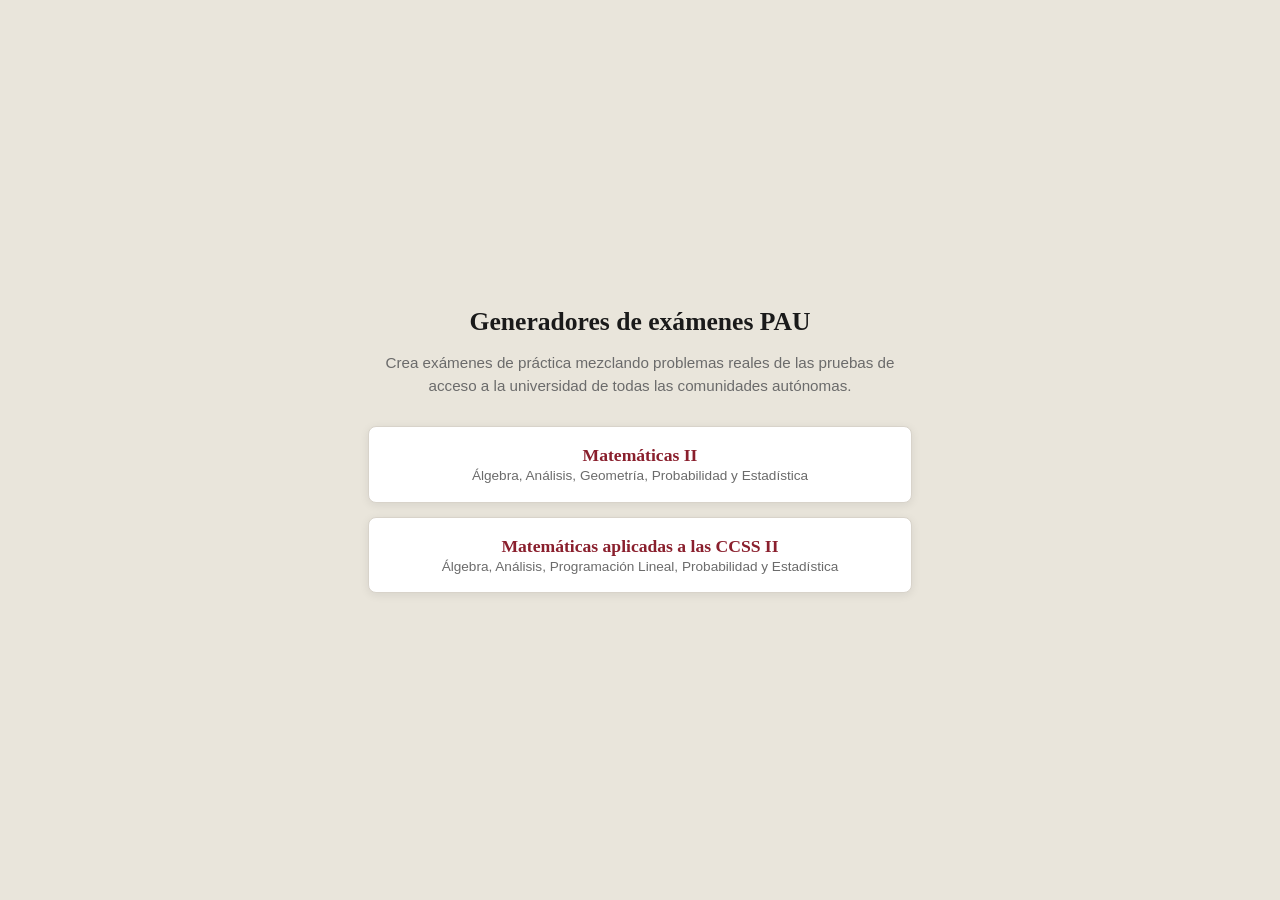
<file: index.html>
<!doctype html>
<html lang="es">
<head>
<meta charset="utf-8">
<meta name="viewport" content="width=device-width, initial-scale=1">
<title>Generadores de exámenes PAU</title>
<style>
  body { margin: 0; min-height: 100vh; display: flex; align-items: center; justify-content: center;
         background: #e9e5db; font-family: Georgia, "Iowan Old Style", serif; color: #1a1a1a; }
  main { max-width: 34rem; padding: 2rem; text-align: center; }
  h1 { margin: 0 0 0.4rem; font-size: 1.6rem; }
  p { color: #6b6b6b; line-height: 1.5; font-family: "Helvetica Neue", Arial, sans-serif; font-size: 0.95rem; }
  .opciones { display: grid; gap: 0.9rem; margin-top: 1.8rem; }
  a { display: block; padding: 1.1rem 1.2rem; background: #fff; border: 1px solid #d8d3ca; border-radius: 8px;
      text-decoration: none; color: inherit; box-shadow: 0 2px 10px rgba(0,0,0,0.08); }
  a:hover { border-color: #8a1f2d; }
  a strong { display: block; font-size: 1.1rem; color: #8a1f2d; }
  a span { font-family: "Helvetica Neue", Arial, sans-serif; font-size: 0.85rem; color: #6b6b6b; }
</style>
</head>
<body>
<main>
  <h1>Generadores de exámenes PAU</h1>
  <p>Crea exámenes de práctica mezclando problemas reales de las pruebas de acceso a la universidad de todas las comunidades autónomas.</p>
  <div class="opciones">
    <a href="mat2/">
      <strong>Matemáticas II</strong>
      <span>Álgebra, Análisis, Geometría, Probabilidad y Estadística</span>
    </a>
    <a href="ccss2/">
      <strong>Matemáticas aplicadas a las CCSS II</strong>
      <span>Álgebra, Análisis, Programación Lineal, Probabilidad y Estadística</span>
    </a>
  </div>
</main>
</body>
</html>
</file>
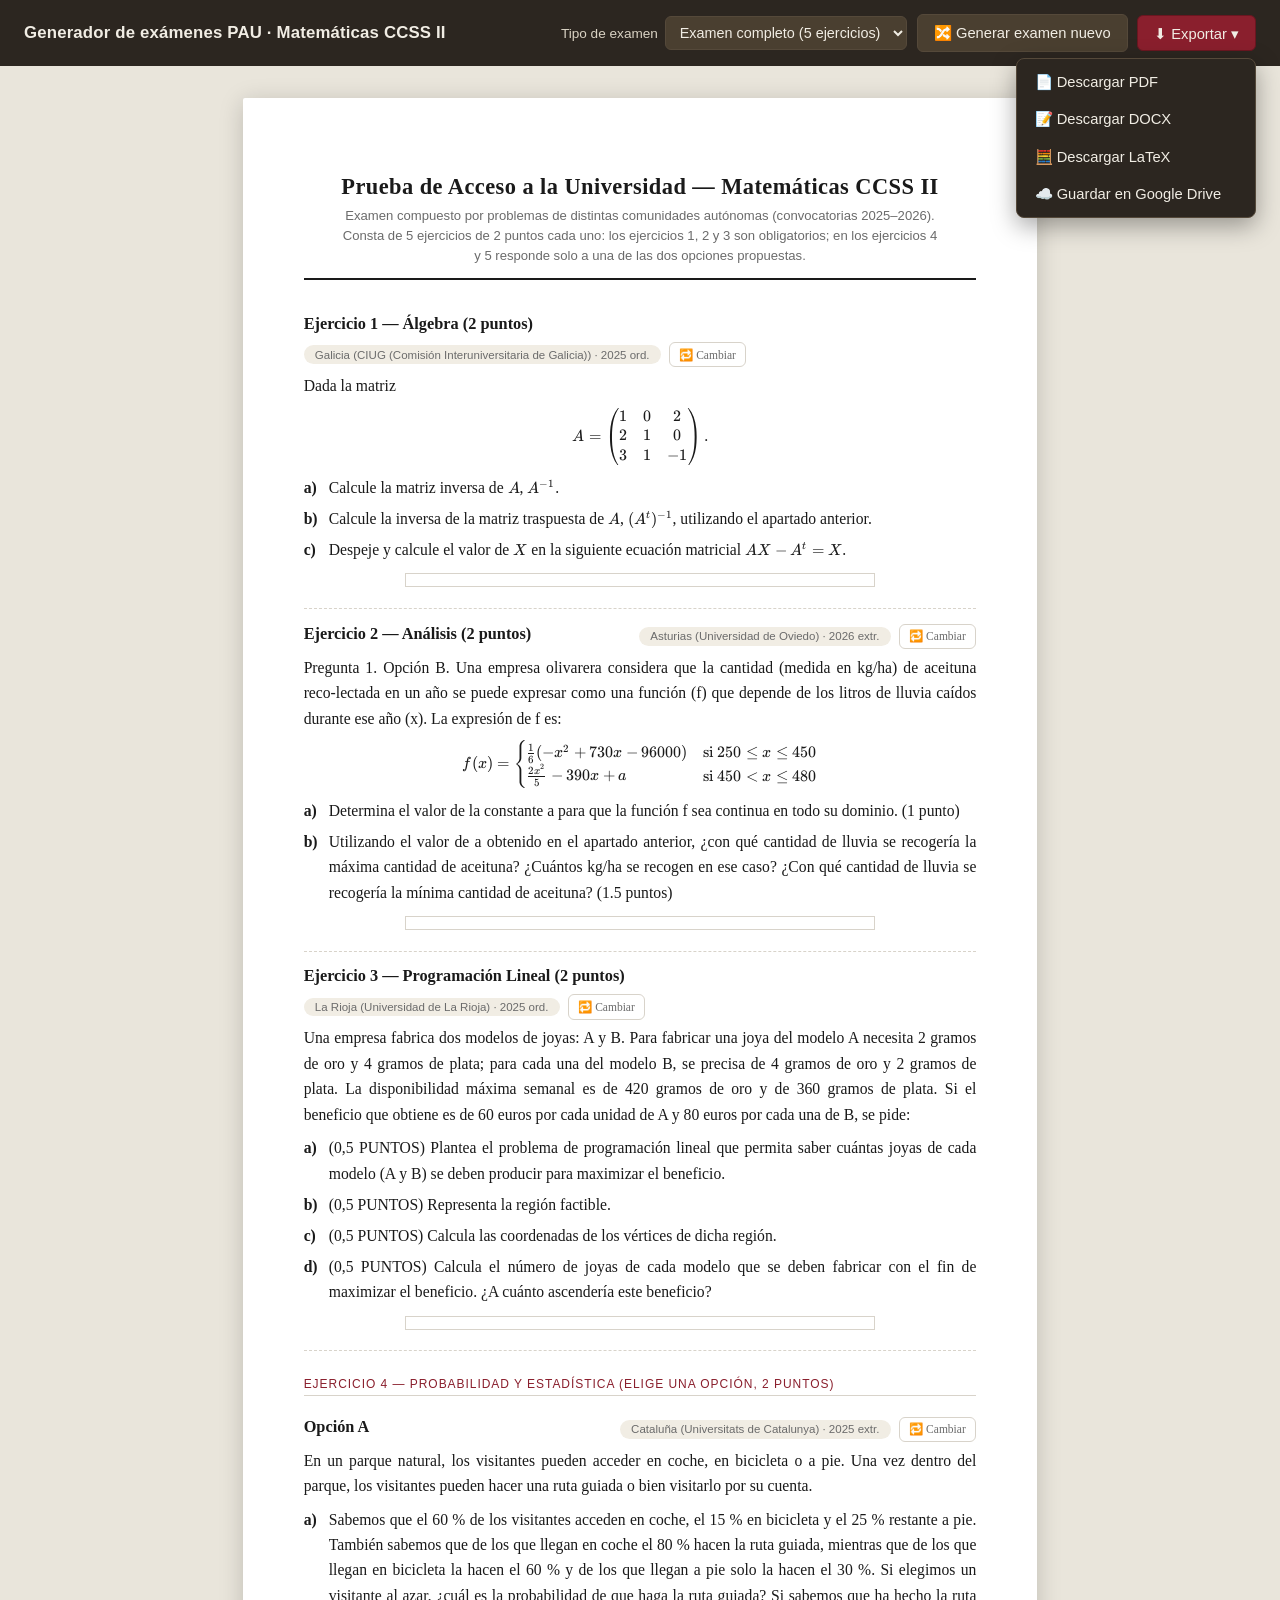
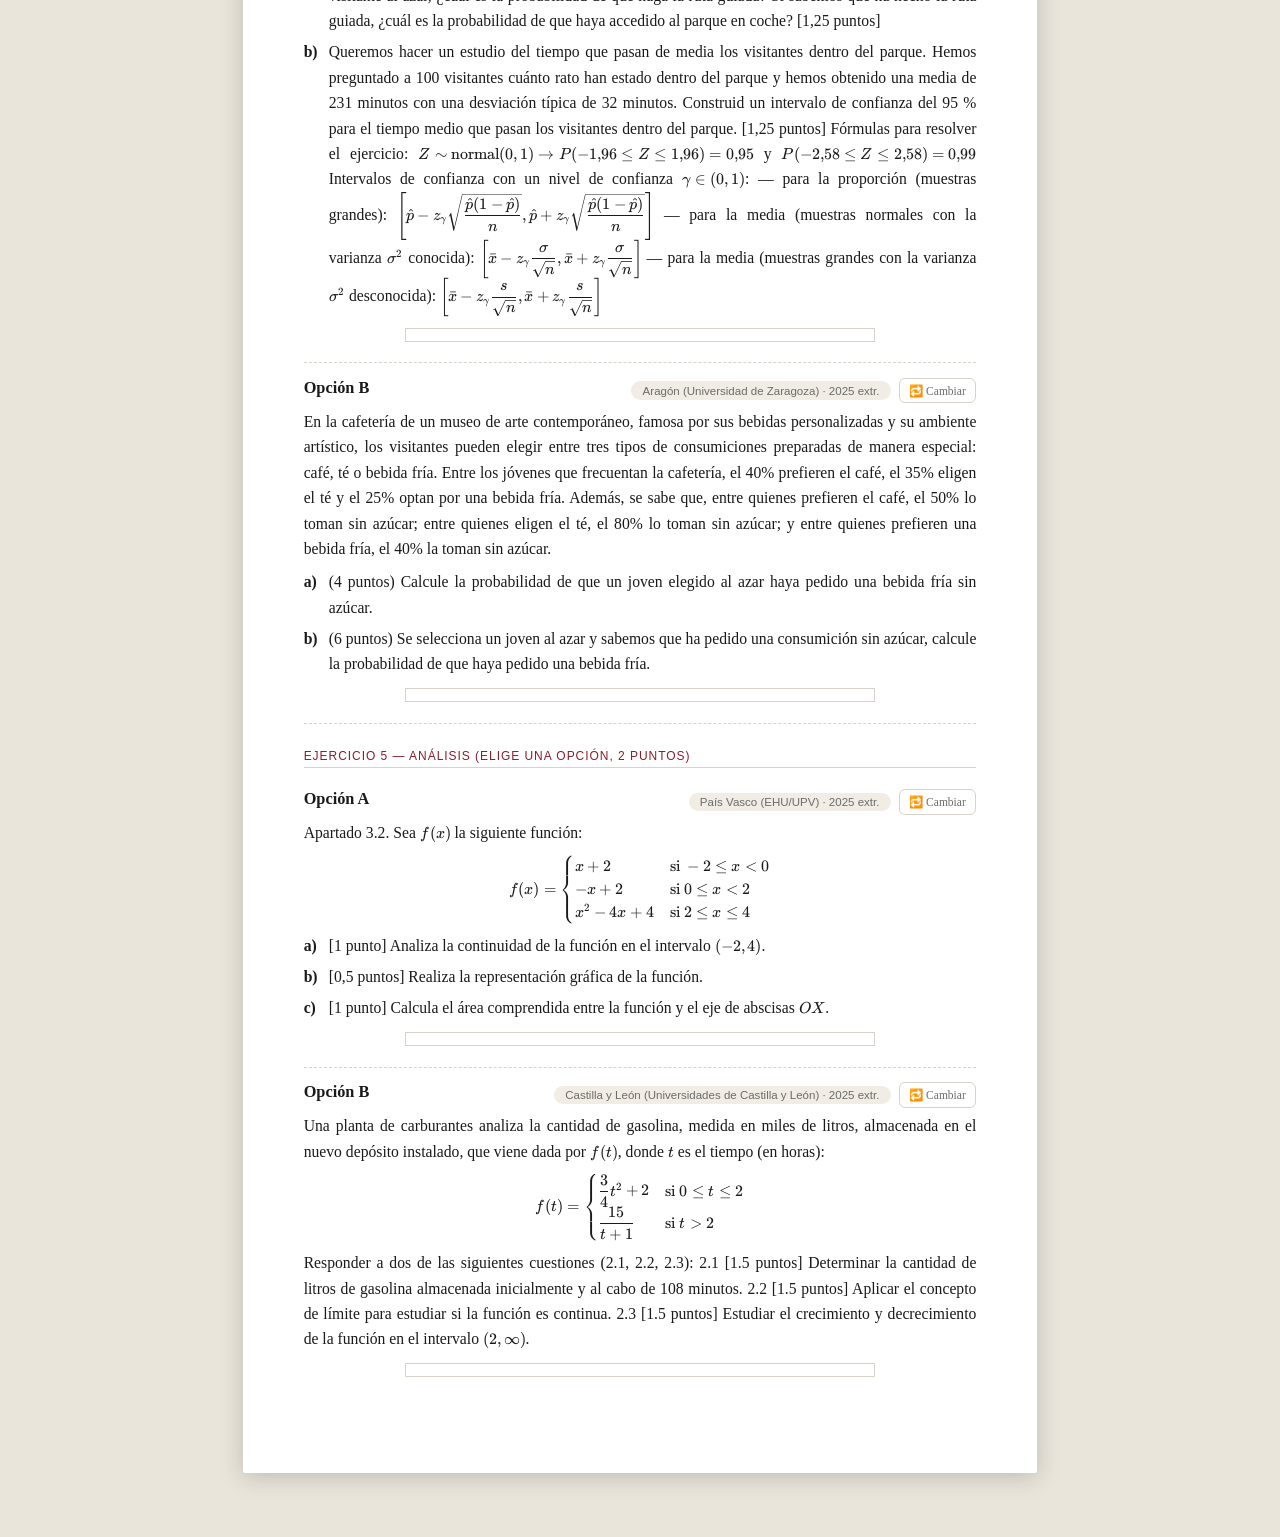
<file: ccss2/index.html>
<!doctype html>
<html lang="es">
<head>
<meta charset="utf-8">
<meta name="viewport" content="width=device-width, initial-scale=1">
<title>Generador de exámenes PAU · Matemáticas CCSS II</title>
<link rel="stylesheet" href="lib/katex/katex.min.css">
<link rel="stylesheet" href="style.css">
</head>
<body>

<header class="toolbar no-print">
  <h1>Generador de exámenes PAU · Matemáticas CCSS II</h1>
  <div class="toolbar-buttons">
    <label class="toolbar-campo">Tipo de examen
      <select id="sel-modo"></select>
    </label>
    <label class="toolbar-campo" id="lbl-num" hidden>Nº de ejercicios
      <input id="num-ejercicios" type="number" min="1" max="10" value="5">
    </label>
    <button id="btn-nuevo">🔀 Generar examen nuevo</button>
    <div class="menu-exportar">
      <button id="btn-exportar-toggle" class="btn-exportar-toggle">⬇ Exportar ▾</button>
      <div id="menu-exportar-opciones" class="menu-exportar-opciones" hidden>
        <button id="btn-pdf" class="menu-exportar-item">📄 Descargar PDF</button>
        <button id="btn-docx" class="menu-exportar-item">📝 Descargar DOCX</button>
        <button id="btn-latex" class="menu-exportar-item">🧮 Descargar LaTeX</button>
        <button id="btn-drive" class="menu-exportar-item">☁️ Guardar en Google Drive</button>
      </div>
    </div>
  </div>
</header>

<main id="examen">
  <p class="cargando">Cargando banco de problemas…</p>
</main>

<template id="tpl-problema">
  <section class="problema">
    <div class="problema-cabecera">
      <h2 class="problema-titulo"></h2>
      <div class="problema-cabecera-derecha">
        <div class="problema-meta"></div>
        <button class="btn-recambiar no-print" title="Cambiar por otro problema del mismo tipo">🔁 Cambiar</button>
      </div>
    </div>
    <div class="problema-cuerpo"></div>
    <img class="problema-figura" hidden>
  </section>
</template>

<script src="lib/katex/katex.min.js"></script>
<script src="lib/katex/auto-render.min.js"></script>
<script src="lib/jspdf.umd.min.js"></script>
<script src="lib/html2canvas.min.js"></script>
<script src="lib/jszip.min.js"></script>
<script src="lib/mathjax/tex-mml-chtml.js"></script>
<script src="https://accounts.google.com/gsi/client" async defer></script>
<script type="module" src="docx-export.js"></script>
<script src="latex-export.js"></script>
<script src="drive-export.js"></script>
<script src="app.js"></script>
</body>
</html>
</file>
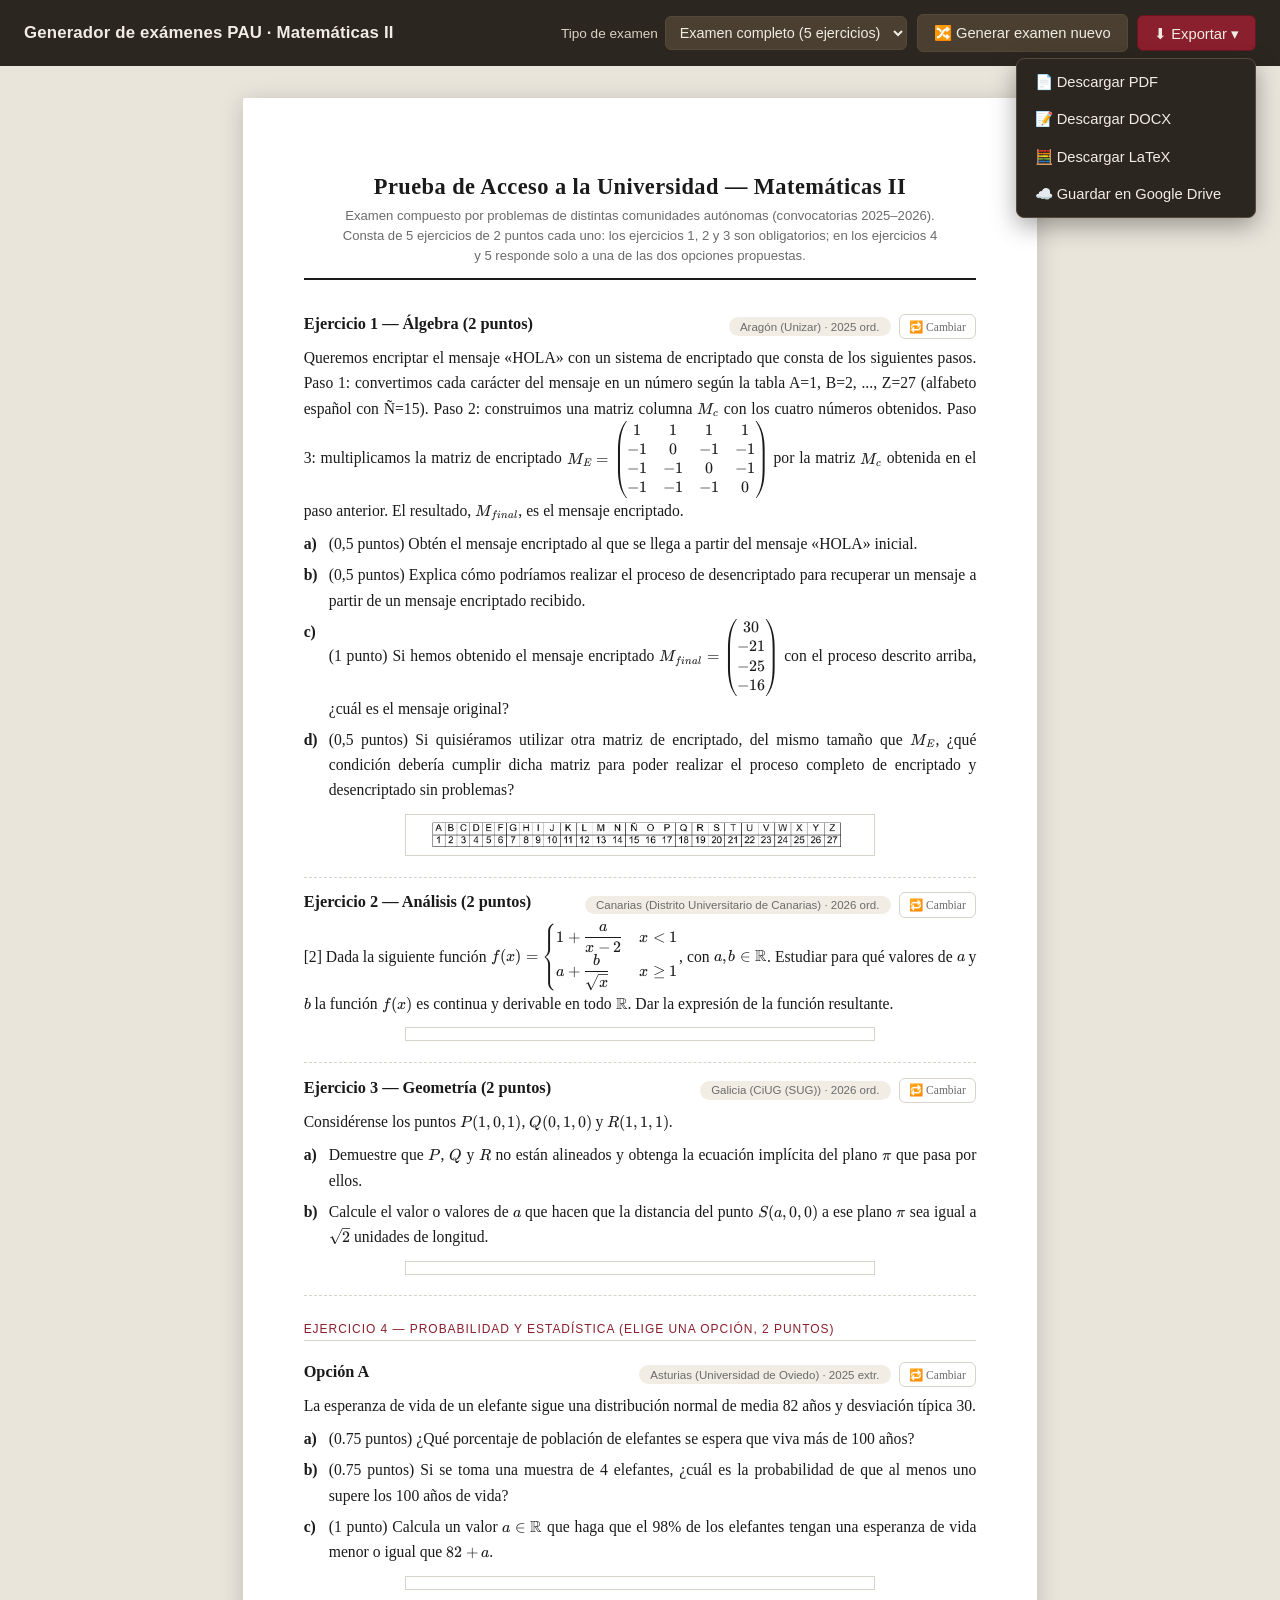
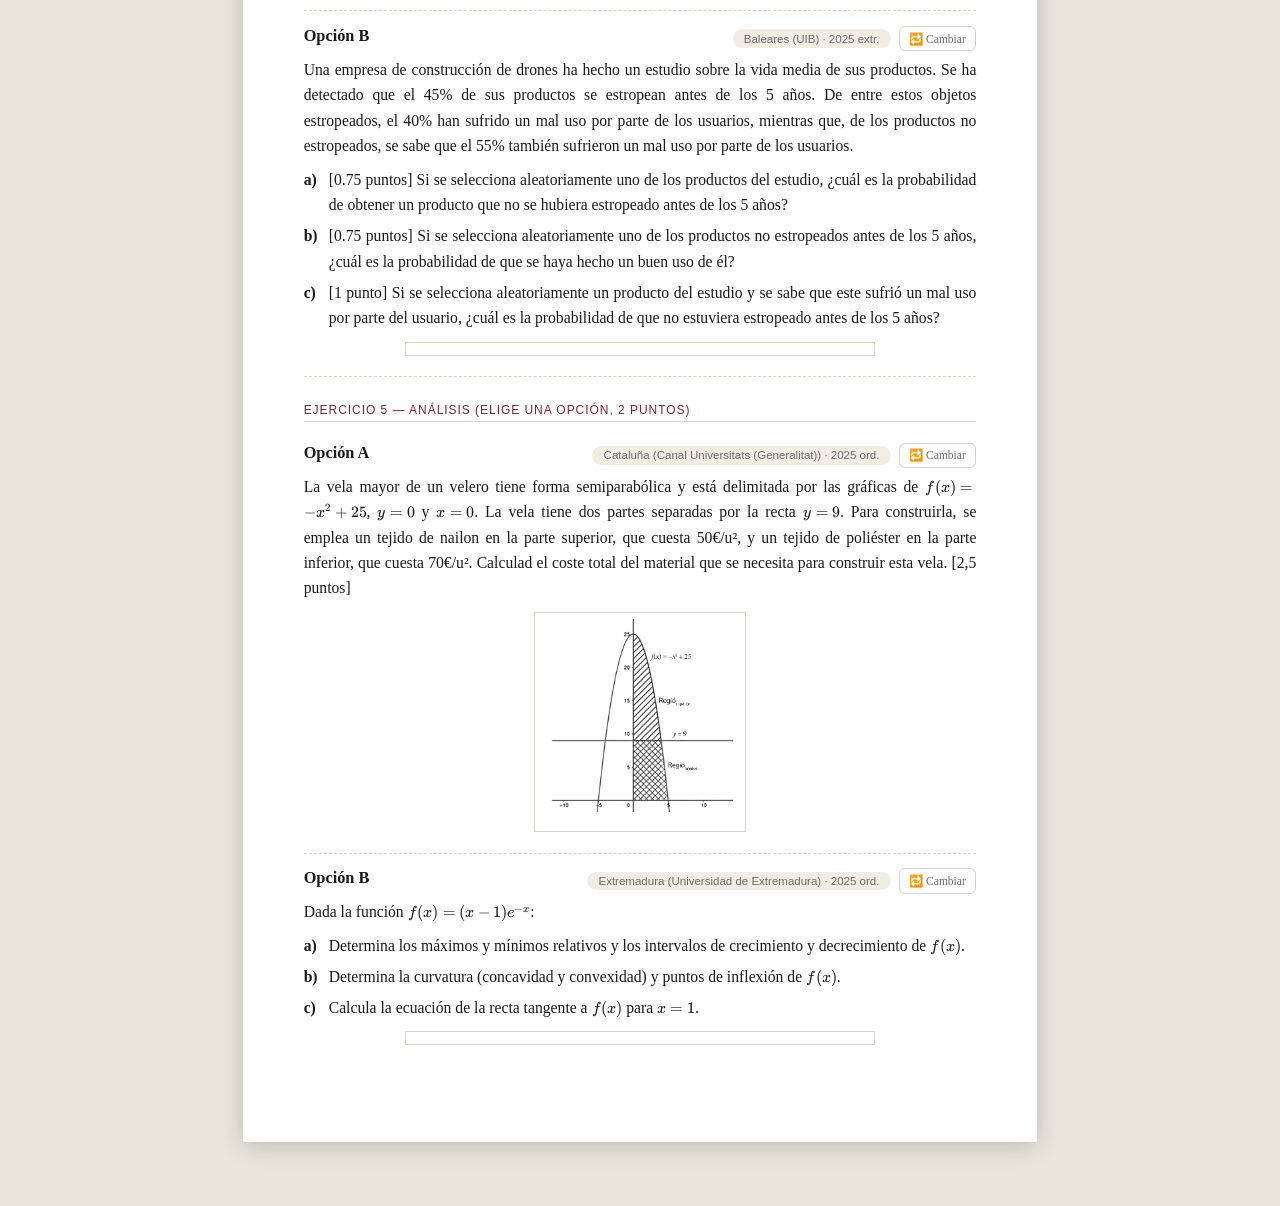
<file: mat2/index.html>
<!doctype html>
<html lang="es">
<head>
<meta charset="utf-8">
<meta name="viewport" content="width=device-width, initial-scale=1">
<title>Generador de exámenes PAU · Matemáticas II</title>
<link rel="stylesheet" href="lib/katex/katex.min.css">
<link rel="stylesheet" href="style.css">
</head>
<body>

<header class="toolbar no-print">
  <h1>Generador de exámenes PAU · Matemáticas II</h1>
  <div class="toolbar-buttons">
    <label class="toolbar-campo">Tipo de examen
      <select id="sel-modo"></select>
    </label>
    <label class="toolbar-campo" id="lbl-num" hidden>Nº de ejercicios
      <input id="num-ejercicios" type="number" min="1" max="10" value="5">
    </label>
    <button id="btn-nuevo">🔀 Generar examen nuevo</button>
    <div class="menu-exportar">
      <button id="btn-exportar-toggle" class="btn-exportar-toggle">⬇ Exportar ▾</button>
      <div id="menu-exportar-opciones" class="menu-exportar-opciones" hidden>
        <button id="btn-pdf" class="menu-exportar-item">📄 Descargar PDF</button>
        <button id="btn-docx" class="menu-exportar-item">📝 Descargar DOCX</button>
        <button id="btn-latex" class="menu-exportar-item">🧮 Descargar LaTeX</button>
        <button id="btn-drive" class="menu-exportar-item">☁️ Guardar en Google Drive</button>
      </div>
    </div>
  </div>
</header>

<main id="examen">
  <p class="cargando">Cargando banco de problemas…</p>
</main>

<template id="tpl-problema">
  <section class="problema">
    <div class="problema-cabecera">
      <h2 class="problema-titulo"></h2>
      <div class="problema-cabecera-derecha">
        <div class="problema-meta"></div>
        <button class="btn-recambiar no-print" title="Cambiar por otro problema del mismo tipo">🔁 Cambiar</button>
      </div>
    </div>
    <div class="problema-cuerpo"></div>
    <img class="problema-figura" hidden>
  </section>
</template>

<script src="lib/katex/katex.min.js"></script>
<script src="lib/katex/auto-render.min.js"></script>
<script src="lib/jspdf.umd.min.js"></script>
<script src="lib/html2canvas.min.js"></script>
<script src="lib/jszip.min.js"></script>
<script src="lib/mathjax/tex-mml-chtml.js"></script>
<script src="https://accounts.google.com/gsi/client" async defer></script>
<script type="module" src="docx-export.js"></script>
<script src="latex-export.js"></script>
<script src="drive-export.js"></script>
<script src="app.js"></script>
</body>
</html>
</file>
<file: ccss2/style.css>
:root {
  --paper: #ffffff;
  --ink: #1a1a1a;
  --muted: #6b6b6b;
  --accent: #8a1f2d;
  --line: #d8d3ca;
  --badge-bg: #f1ede4;
  --page-w: 210mm;
}

* { box-sizing: border-box; }

body {
  margin: 0;
  padding: 0;
  background: #e9e5db;
  font-family: "Georgia", "Iowan Old Style", serif;
  color: var(--ink);
}

.toolbar {
  position: sticky;
  top: 0;
  z-index: 10;
  display: flex;
  align-items: center;
  justify-content: space-between;
  gap: 1rem;
  padding: 0.9rem 1.5rem;
  background: #2c2620;
  color: #f1ede4;
  font-family: "Helvetica Neue", Arial, sans-serif;
  flex-wrap: wrap;
}

.toolbar h1 {
  font-size: 1.05rem;
  font-weight: 600;
  margin: 0;
  letter-spacing: 0.01em;
}

.toolbar-buttons { display: flex; gap: 0.6rem; }

button {
  font-family: inherit;
  font-size: 0.92rem;
  padding: 0.55rem 1rem;
  border-radius: 6px;
  border: 1px solid #55493a;
  background: #4a3f30;
  color: #f1ede4;
  cursor: pointer;
  transition: background 0.15s ease;
}
button:hover { background: #5c4e3c; }
button:active { transform: translateY(1px); }

.toolbar-buttons { align-items: center; flex-wrap: wrap; }

.toolbar-campo {
  display: flex;
  align-items: center;
  gap: 0.45rem;
  font-size: 0.85rem;
  color: #d9d2c3;
}
.toolbar-campo[hidden] { display: none; }
.toolbar-campo select,
.toolbar-campo input {
  font-family: inherit;
  font-size: 0.9rem;
  padding: 0.45rem 0.6rem;
  border-radius: 6px;
  border: 1px solid #55493a;
  background: #4a3f30;
  color: #f1ede4;
}
.toolbar-campo input { width: 4.2em; }

.menu-exportar { position: relative; }

.btn-exportar-toggle { background: var(--accent); border-color: #6a1620; }
.btn-exportar-toggle:hover { background: #a22532; }

.menu-exportar-opciones {
  position: absolute;
  top: calc(100% + 0.4rem);
  right: 0;
  display: flex;
  flex-direction: column;
  min-width: 15em;
  background: #2c2620;
  border: 1px solid #55493a;
  border-radius: 8px;
  box-shadow: 0 8px 24px rgba(0,0,0,0.35);
  padding: 0.4rem;
  gap: 0.2rem;
  z-index: 20;
}

.menu-exportar-item {
  background: transparent;
  border: none;
  border-radius: 5px;
  text-align: left;
  padding: 0.5rem 0.7rem;
}
.menu-exportar-item:hover { background: #4a3f30; }

main#examen {
  max-width: var(--page-w);
  margin: 2rem auto 4rem;
  background: var(--paper);
  padding: 20mm 16mm;
  box-shadow: 0 4px 24px rgba(0,0,0,0.18);
  border-radius: 2px;
}

.cargando { text-align: center; color: var(--muted); padding: 3rem 0; font-family: sans-serif; }

.examen-cabecera {
  text-align: center;
  border-bottom: 2px solid var(--ink);
  padding-bottom: 0.8rem;
  margin-bottom: 1.2rem;
}
.examen-cabecera h2 { margin: 0 0 0.3rem; font-size: 1.4rem; letter-spacing: 0.02em; }
.examen-instrucciones {
  font-family: "Helvetica Neue", Arial, sans-serif;
  font-size: 0.82rem;
  color: var(--muted);
  line-height: 1.5;
  max-width: 46em;
  margin: 0.4rem auto 0;
}

.bloque-titulo {
  font-family: "Helvetica Neue", Arial, sans-serif;
  font-size: 0.75rem;
  text-transform: uppercase;
  letter-spacing: 0.08em;
  color: var(--accent);
  margin: 1.6rem 0 0.4rem;
  border-bottom: 1px solid var(--line);
  padding-bottom: 0.25rem;
}

.problema {
  position: relative;
  padding: 0.9rem 0 1.1rem;
  border-bottom: 1px dashed var(--line);
  break-inside: avoid;
}
.problema:last-child { border-bottom: none; }

.problema-cabecera {
  display: flex;
  justify-content: space-between;
  align-items: flex-start;
  flex-wrap: wrap;
  gap: 0.5rem 0.8rem;
  margin-bottom: 0.35rem;
}

.problema-titulo {
  font-size: 1.02rem;
  margin: 0;
  font-weight: 700;
  flex: 1 1 auto;
  min-width: 12em;
}

.problema-cabecera-derecha {
  display: flex;
  align-items: center;
  gap: 0.5rem;
  flex: 0 0 auto;
  flex-wrap: wrap;
  justify-content: flex-end;
}

.problema-meta {
  font-family: "Helvetica Neue", Arial, sans-serif;
  font-size: 0.72rem;
  color: var(--muted);
  background: var(--badge-bg);
  border-radius: 999px;
  padding: 0.2rem 0.7rem;
  white-space: nowrap;
}

.problema-cuerpo {
  font-size: 0.98rem;
  line-height: 1.62;
  text-align: justify;
}

.problema-cuerpo p { margin: 0 0 0.5rem; }
.problema-cuerpo p:last-child { margin-bottom: 0; }

.problema-apartados {
  margin: 0.3rem 0 0;
  padding-left: 1.6em;
  list-style: none;
  counter-reset: apartado;
}
.problema-apartados > li {
  position: relative;
  margin: 0.35rem 0;
  counter-increment: apartado;
}
.problema-apartados > li::before {
  content: counter(apartado, lower-alpha) ") ";
  position: absolute;
  left: -1.6em;
  font-weight: 700;
}

.problema-figura {
  display: block;
  max-width: 70%;
  max-height: 220px;
  margin: 0.7rem auto 0.2rem;
  border: 1px solid var(--line);
  padding: 6px;
  background: #fff;
}

.btn-recambiar {
  font-size: 0.72rem;
  padding: 0.3rem 0.6rem;
  background: transparent;
  color: var(--muted);
  border: 1px solid var(--line);
  white-space: nowrap;
}
.btn-recambiar:hover { background: var(--badge-bg); color: var(--ink); }

.katex { font-size: 1.02em; }
.katex-display { margin: 0.6em 0; overflow-x: auto; overflow-y: hidden; }

@media (max-width: 700px) {
  main#examen { padding: 6mm 5mm; margin: 0.5rem; }
  .problema-cabecera { flex-direction: column; align-items: flex-start; gap: 0.3rem; }
  .problema-cabecera-derecha { width: 100%; justify-content: space-between; }
}

@media print {
  .no-print { display: none !important; }
  body { background: #fff; }
  main#examen { box-shadow: none; margin: 0; max-width: none; padding: 8mm; }
}
</file>
<file: mat2/style.css>
:root {
  --paper: #ffffff;
  --ink: #1a1a1a;
  --muted: #6b6b6b;
  --accent: #8a1f2d;
  --line: #d8d3ca;
  --badge-bg: #f1ede4;
  --page-w: 210mm;
}

* { box-sizing: border-box; }

body {
  margin: 0;
  padding: 0;
  background: #e9e5db;
  font-family: "Georgia", "Iowan Old Style", serif;
  color: var(--ink);
}

.toolbar {
  position: sticky;
  top: 0;
  z-index: 10;
  display: flex;
  align-items: center;
  justify-content: space-between;
  gap: 1rem;
  padding: 0.9rem 1.5rem;
  background: #2c2620;
  color: #f1ede4;
  font-family: "Helvetica Neue", Arial, sans-serif;
  flex-wrap: wrap;
}

.toolbar h1 {
  font-size: 1.05rem;
  font-weight: 600;
  margin: 0;
  letter-spacing: 0.01em;
}

.toolbar-buttons { display: flex; gap: 0.6rem; }

button {
  font-family: inherit;
  font-size: 0.92rem;
  padding: 0.55rem 1rem;
  border-radius: 6px;
  border: 1px solid #55493a;
  background: #4a3f30;
  color: #f1ede4;
  cursor: pointer;
  transition: background 0.15s ease;
}
button:hover { background: #5c4e3c; }
button:active { transform: translateY(1px); }

.toolbar-buttons { align-items: center; flex-wrap: wrap; }

.toolbar-campo {
  display: flex;
  align-items: center;
  gap: 0.45rem;
  font-size: 0.85rem;
  color: #d9d2c3;
}
.toolbar-campo[hidden] { display: none; }
.toolbar-campo select,
.toolbar-campo input {
  font-family: inherit;
  font-size: 0.9rem;
  padding: 0.45rem 0.6rem;
  border-radius: 6px;
  border: 1px solid #55493a;
  background: #4a3f30;
  color: #f1ede4;
}
.toolbar-campo input { width: 4.2em; }

.menu-exportar { position: relative; }

.btn-exportar-toggle { background: var(--accent); border-color: #6a1620; }
.btn-exportar-toggle:hover { background: #a22532; }

.menu-exportar-opciones {
  position: absolute;
  top: calc(100% + 0.4rem);
  right: 0;
  display: flex;
  flex-direction: column;
  min-width: 15em;
  background: #2c2620;
  border: 1px solid #55493a;
  border-radius: 8px;
  box-shadow: 0 8px 24px rgba(0,0,0,0.35);
  padding: 0.4rem;
  gap: 0.2rem;
  z-index: 20;
}

.menu-exportar-item {
  background: transparent;
  border: none;
  border-radius: 5px;
  text-align: left;
  padding: 0.5rem 0.7rem;
}
.menu-exportar-item:hover { background: #4a3f30; }

main#examen {
  max-width: var(--page-w);
  margin: 2rem auto 4rem;
  background: var(--paper);
  padding: 20mm 16mm;
  box-shadow: 0 4px 24px rgba(0,0,0,0.18);
  border-radius: 2px;
}

.cargando { text-align: center; color: var(--muted); padding: 3rem 0; font-family: sans-serif; }

.examen-cabecera {
  text-align: center;
  border-bottom: 2px solid var(--ink);
  padding-bottom: 0.8rem;
  margin-bottom: 1.2rem;
}
.examen-cabecera h2 { margin: 0 0 0.3rem; font-size: 1.4rem; letter-spacing: 0.02em; }
.examen-instrucciones {
  font-family: "Helvetica Neue", Arial, sans-serif;
  font-size: 0.82rem;
  color: var(--muted);
  line-height: 1.5;
  max-width: 46em;
  margin: 0.4rem auto 0;
}

.bloque-titulo {
  font-family: "Helvetica Neue", Arial, sans-serif;
  font-size: 0.75rem;
  text-transform: uppercase;
  letter-spacing: 0.08em;
  color: var(--accent);
  margin: 1.6rem 0 0.4rem;
  border-bottom: 1px solid var(--line);
  padding-bottom: 0.25rem;
}

.problema {
  position: relative;
  padding: 0.9rem 0 1.1rem;
  border-bottom: 1px dashed var(--line);
  break-inside: avoid;
}
.problema:last-child { border-bottom: none; }

.problema-cabecera {
  display: flex;
  justify-content: space-between;
  align-items: flex-start;
  flex-wrap: wrap;
  gap: 0.5rem 0.8rem;
  margin-bottom: 0.35rem;
}

.problema-titulo {
  font-size: 1.02rem;
  margin: 0;
  font-weight: 700;
  flex: 1 1 auto;
  min-width: 12em;
}

.problema-cabecera-derecha {
  display: flex;
  align-items: center;
  gap: 0.5rem;
  flex: 0 0 auto;
  flex-wrap: wrap;
  justify-content: flex-end;
}

.problema-meta {
  font-family: "Helvetica Neue", Arial, sans-serif;
  font-size: 0.72rem;
  color: var(--muted);
  background: var(--badge-bg);
  border-radius: 999px;
  padding: 0.2rem 0.7rem;
  white-space: nowrap;
}

.problema-cuerpo {
  font-size: 0.98rem;
  line-height: 1.62;
  text-align: justify;
}

.problema-cuerpo p { margin: 0 0 0.5rem; }
.problema-cuerpo p:last-child { margin-bottom: 0; }

.problema-apartados {
  margin: 0.3rem 0 0;
  padding-left: 1.6em;
  list-style: none;
  counter-reset: apartado;
}
.problema-apartados > li {
  position: relative;
  margin: 0.35rem 0;
  counter-increment: apartado;
}
.problema-apartados > li::before {
  content: counter(apartado, lower-alpha) ") ";
  position: absolute;
  left: -1.6em;
  font-weight: 700;
}

.problema-figura {
  display: block;
  max-width: 70%;
  max-height: 220px;
  margin: 0.7rem auto 0.2rem;
  border: 1px solid var(--line);
  padding: 6px;
  background: #fff;
}

.btn-recambiar {
  font-size: 0.72rem;
  padding: 0.3rem 0.6rem;
  background: transparent;
  color: var(--muted);
  border: 1px solid var(--line);
  white-space: nowrap;
}
.btn-recambiar:hover { background: var(--badge-bg); color: var(--ink); }

.katex { font-size: 1.02em; }
.katex-display { margin: 0.6em 0; overflow-x: auto; overflow-y: hidden; }

@media (max-width: 700px) {
  main#examen { padding: 6mm 5mm; margin: 0.5rem; }
  .problema-cabecera { flex-direction: column; align-items: flex-start; gap: 0.3rem; }
  .problema-cabecera-derecha { width: 100%; justify-content: space-between; }
}

@media print {
  .no-print { display: none !important; }
  body { background: #fff; }
  main#examen { box-shadow: none; margin: 0; max-width: none; padding: 8mm; }
}
</file>
